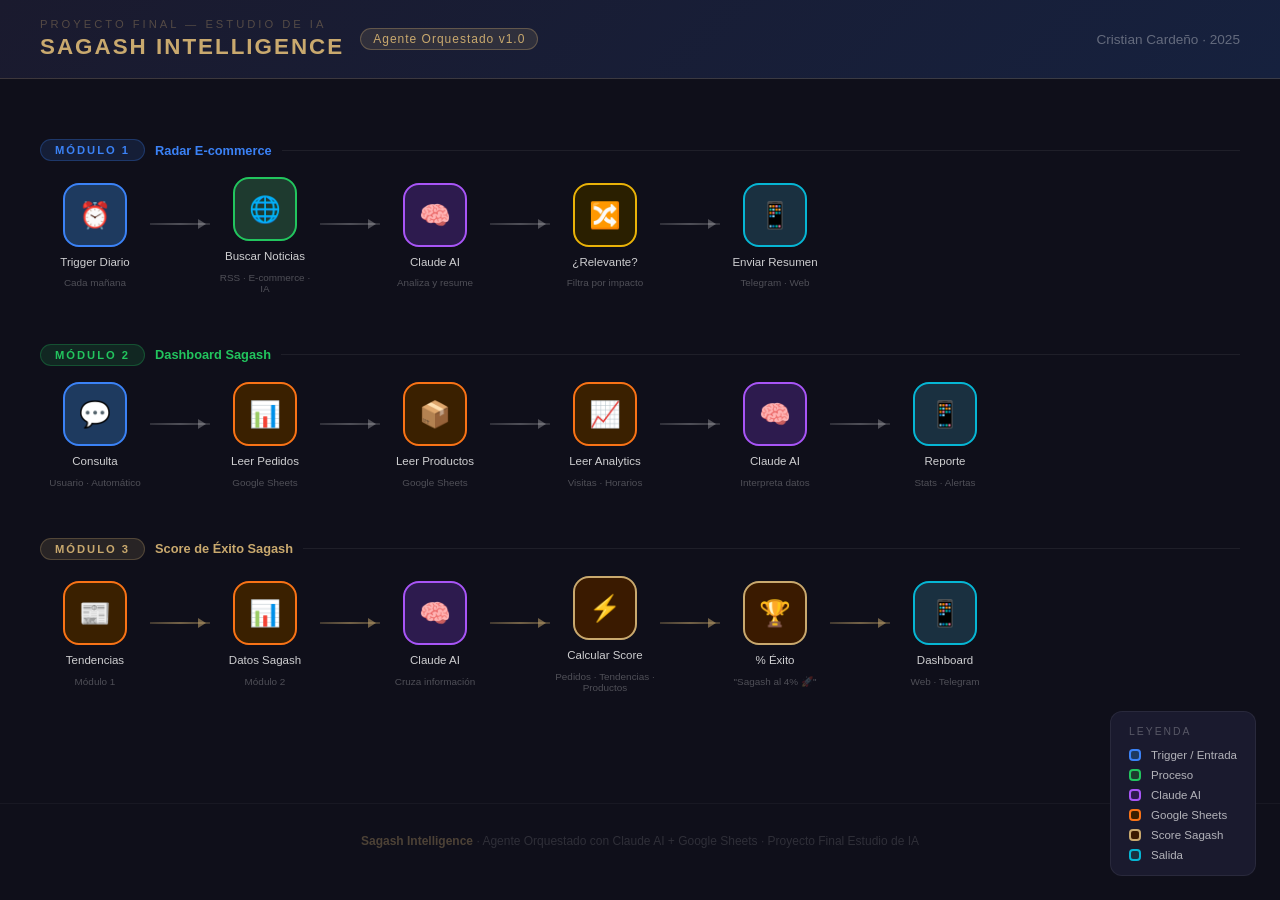
<file: diagrama.html>
<!DOCTYPE html>
<html lang="es">
<head>
<meta charset="UTF-8">
<meta name="viewport" content="width=device-width, initial-scale=1.0">
<title>Sagash Intelligence — Diagrama de Flujo</title>
<style>
  * { margin: 0; padding: 0; box-sizing: border-box; }

  body {
    background: #0f0f1a;
    font-family: 'Segoe UI', sans-serif;
    min-height: 100vh;
    overflow-x: auto;
  }

  header {
    background: linear-gradient(135deg, #1a1a2e, #16213e);
    border-bottom: 1px solid #c9a96e33;
    padding: 18px 40px;
    display: flex;
    align-items: center;
    gap: 16px;
  }

  header h1 {
    color: #c9a96e;
    font-size: 1.4rem;
    letter-spacing: 2px;
    text-transform: uppercase;
  }

  header span {
    background: #c9a96e22;
    color: #c9a96e;
    border: 1px solid #c9a96e55;
    border-radius: 20px;
    padding: 3px 12px;
    font-size: 0.75rem;
    letter-spacing: 1px;
  }

  .subtitle {
    color: #ffffff55;
    font-size: 0.85rem;
    margin-left: auto;
  }

  .canvas {
    padding: 60px 40px;
    min-width: 1200px;
  }

  /* ── MÓDULOS ── */
  .modulo-label {
    color: #ffffff33;
    font-size: 0.7rem;
    letter-spacing: 3px;
    text-transform: uppercase;
    margin-bottom: 12px;
    padding-left: 4px;
  }

  .flow-row {
    display: flex;
    align-items: center;
    gap: 0;
    margin-bottom: 50px;
    position: relative;
  }

  /* ── NODOS ── */
  .nodo {
    display: flex;
    flex-direction: column;
    align-items: center;
    gap: 8px;
    min-width: 110px;
  }

  .nodo-icon {
    width: 64px;
    height: 64px;
    border-radius: 16px;
    display: flex;
    align-items: center;
    justify-content: center;
    font-size: 1.6rem;
    border: 2px solid transparent;
    position: relative;
    transition: transform 0.2s;
    cursor: default;
  }

  .nodo-icon:hover { transform: scale(1.08); }

  .nodo-label {
    color: #ffffffcc;
    font-size: 0.72rem;
    text-align: center;
    max-width: 100px;
    line-height: 1.3;
  }

  .nodo-sub {
    color: #ffffff44;
    font-size: 0.62rem;
    text-align: center;
    max-width: 100px;
  }

  /* Colores por tipo */
  .n-trigger  { background: #1e3a5f; border-color: #3b82f6; }
  .n-process  { background: #1e3a2f; border-color: #22c55e; }
  .n-ai       { background: #2d1b4e; border-color: #a855f7; }
  .n-data     { background: #3a2000; border-color: #f97316; }
  .n-output   { background: #1a3040; border-color: #06b6d4; }
  .n-score    { background: #3a1a00; border-color: #c9a96e; }
  .n-router   { background: #2a1f00; border-color: #eab308; }

  /* ── FLECHAS ── */
  .arrow {
    flex: 1;
    height: 2px;
    background: linear-gradient(90deg, #ffffff22, #ffffff44, #ffffff22);
    position: relative;
    min-width: 30px;
    max-width: 60px;
    margin-top: -22px;
  }

  .arrow::after {
    content: '';
    position: absolute;
    right: -1px;
    top: -4px;
    border: 5px solid transparent;
    border-left: 8px solid #ffffff44;
  }

  .arrow.gold {
    background: linear-gradient(90deg, #c9a96e44, #c9a96e88, #c9a96e44);
  }
  .arrow.gold::after { border-left-color: #c9a96e88; }

  /* ── SECCIÓN HEADER ── */
  .section-header {
    display: flex;
    align-items: center;
    gap: 10px;
    margin-bottom: 16px;
  }

  .section-badge {
    padding: 4px 14px;
    border-radius: 20px;
    font-size: 0.7rem;
    font-weight: 700;
    letter-spacing: 2px;
    text-transform: uppercase;
  }

  .badge-blue  { background: #3b82f622; color: #3b82f6; border: 1px solid #3b82f644; }
  .badge-green { background: #22c55e22; color: #22c55e; border: 1px solid #22c55e44; }
  .badge-gold  { background: #c9a96e22; color: #c9a96e; border: 1px solid #c9a96e44; }

  .section-line {
    flex: 1;
    height: 1px;
    background: #ffffff11;
  }

  /* ── VERTICAL CONNECTOR ── */
  .v-connector {
    width: 2px;
    height: 40px;
    background: linear-gradient(180deg, #ffffff22, #ffffff44);
    margin: 0 auto;
    position: relative;
  }

  .v-connector::after {
    content: '';
    position: absolute;
    bottom: -1px;
    left: -4px;
    border: 5px solid transparent;
    border-top: 8px solid #ffffff44;
  }

  /* ── LEGEND ── */
  .legend {
    position: fixed;
    bottom: 24px;
    right: 24px;
    background: #1a1a2e;
    border: 1px solid #ffffff11;
    border-radius: 12px;
    padding: 14px 18px;
    display: flex;
    flex-direction: column;
    gap: 8px;
  }

  .legend-title {
    color: #ffffff44;
    font-size: 0.65rem;
    letter-spacing: 2px;
    text-transform: uppercase;
    margin-bottom: 4px;
  }

  .legend-item {
    display: flex;
    align-items: center;
    gap: 10px;
    font-size: 0.72rem;
    color: #ffffffaa;
  }

  .legend-dot {
    width: 12px;
    height: 12px;
    border-radius: 4px;
    border: 2px solid;
  }

  /* ── FOOTER ── */
  footer {
    text-align: center;
    padding: 30px;
    color: #ffffff22;
    font-size: 0.75rem;
    border-top: 1px solid #ffffff0a;
  }

  footer strong { color: #c9a96e55; }
</style>
</head>
<body>

<header>
  <div>
    <div style="color:#c9a96e55;font-size:0.7rem;letter-spacing:3px;text-transform:uppercase;margin-bottom:4px">Proyecto Final — Estudio de IA</div>
    <h1>Sagash Intelligence</h1>
  </div>
  <span>Agente Orquestado v1.0</span>
  <div class="subtitle">Cristian Cardeño · 2025</div>
</header>

<div class="canvas">

  <!-- ══════════════════════════════════════════
       MÓDULO 1 — RADAR E-COMMERCE
  ══════════════════════════════════════════ -->
  <div class="section-header">
    <span class="section-badge badge-blue">Módulo 1</span>
    <div style="color:#3b82f6;font-size:0.8rem;font-weight:600">Radar E-commerce</div>
    <div class="section-line"></div>
  </div>

  <div class="flow-row">
    <div class="nodo">
      <div class="nodo-icon n-trigger">⏰</div>
      <div class="nodo-label">Trigger Diario</div>
      <div class="nodo-sub">Cada mañana</div>
    </div>
    <div class="arrow"></div>
    <div class="nodo">
      <div class="nodo-icon n-process">🌐</div>
      <div class="nodo-label">Buscar Noticias</div>
      <div class="nodo-sub">RSS · E-commerce · IA</div>
    </div>
    <div class="arrow"></div>
    <div class="nodo">
      <div class="nodo-icon n-ai">🧠</div>
      <div class="nodo-label">Claude AI</div>
      <div class="nodo-sub">Analiza y resume</div>
    </div>
    <div class="arrow"></div>
    <div class="nodo">
      <div class="nodo-icon n-router">🔀</div>
      <div class="nodo-label">¿Relevante?</div>
      <div class="nodo-sub">Filtra por impacto</div>
    </div>
    <div class="arrow"></div>
    <div class="nodo">
      <div class="nodo-icon n-output">📱</div>
      <div class="nodo-label">Enviar Resumen</div>
      <div class="nodo-sub">Telegram · Web</div>
    </div>
  </div>

  <!-- ══════════════════════════════════════════
       MÓDULO 2 — DASHBOARD SAGASH
  ══════════════════════════════════════════ -->
  <div class="section-header" style="margin-top:10px">
    <span class="section-badge badge-green">Módulo 2</span>
    <div style="color:#22c55e;font-size:0.8rem;font-weight:600">Dashboard Sagash</div>
    <div class="section-line"></div>
  </div>

  <div class="flow-row">
    <div class="nodo">
      <div class="nodo-icon n-trigger">💬</div>
      <div class="nodo-label">Consulta</div>
      <div class="nodo-sub">Usuario · Automático</div>
    </div>
    <div class="arrow"></div>
    <div class="nodo">
      <div class="nodo-icon n-data">📊</div>
      <div class="nodo-label">Leer Pedidos</div>
      <div class="nodo-sub">Google Sheets</div>
    </div>
    <div class="arrow"></div>
    <div class="nodo">
      <div class="nodo-icon n-data">📦</div>
      <div class="nodo-label">Leer Productos</div>
      <div class="nodo-sub">Google Sheets</div>
    </div>
    <div class="arrow"></div>
    <div class="nodo">
      <div class="nodo-icon n-data">📈</div>
      <div class="nodo-label">Leer Analytics</div>
      <div class="nodo-sub">Visitas · Horarios</div>
    </div>
    <div class="arrow"></div>
    <div class="nodo">
      <div class="nodo-icon n-ai">🧠</div>
      <div class="nodo-label">Claude AI</div>
      <div class="nodo-sub">Interpreta datos</div>
    </div>
    <div class="arrow"></div>
    <div class="nodo">
      <div class="nodo-icon n-output">📱</div>
      <div class="nodo-label">Reporte</div>
      <div class="nodo-sub">Stats · Alertas</div>
    </div>
  </div>

  <!-- ══════════════════════════════════════════
       MÓDULO 3 — SCORE DE ÉXITO
  ══════════════════════════════════════════ -->
  <div class="section-header" style="margin-top:10px">
    <span class="section-badge badge-gold">Módulo 3</span>
    <div style="color:#c9a96e;font-size:0.8rem;font-weight:600">Score de Éxito Sagash</div>
    <div class="section-line"></div>
  </div>

  <div class="flow-row">
    <div class="nodo">
      <div class="nodo-icon n-data">📰</div>
      <div class="nodo-label">Tendencias</div>
      <div class="nodo-sub">Módulo 1</div>
    </div>
    <div class="arrow gold"></div>
    <div class="nodo">
      <div class="nodo-icon n-data">📊</div>
      <div class="nodo-label">Datos Sagash</div>
      <div class="nodo-sub">Módulo 2</div>
    </div>
    <div class="arrow gold"></div>
    <div class="nodo">
      <div class="nodo-icon n-ai">🧠</div>
      <div class="nodo-label">Claude AI</div>
      <div class="nodo-sub">Cruza información</div>
    </div>
    <div class="arrow gold"></div>
    <div class="nodo">
      <div class="nodo-icon n-score">⚡</div>
      <div class="nodo-label">Calcular Score</div>
      <div class="nodo-sub">Pedidos · Tendencias · Productos</div>
    </div>
    <div class="arrow gold"></div>
    <div class="nodo">
      <div class="nodo-icon n-score">🏆</div>
      <div class="nodo-label">% Éxito</div>
      <div class="nodo-sub">"Sagash al 4% 🚀"</div>
    </div>
    <div class="arrow gold"></div>
    <div class="nodo">
      <div class="nodo-icon n-output">📱</div>
      <div class="nodo-label">Dashboard</div>
      <div class="nodo-sub">Web · Telegram</div>
    </div>
  </div>

</div><!-- /canvas -->

<!-- LEYENDA -->
<div class="legend">
  <div class="legend-title">Leyenda</div>
  <div class="legend-item"><div class="legend-dot" style="border-color:#3b82f6;background:#1e3a5f"></div> Trigger / Entrada</div>
  <div class="legend-item"><div class="legend-dot" style="border-color:#22c55e;background:#1e3a2f"></div> Proceso</div>
  <div class="legend-item"><div class="legend-dot" style="border-color:#a855f7;background:#2d1b4e"></div> Claude AI</div>
  <div class="legend-item"><div class="legend-dot" style="border-color:#f97316;background:#3a2000"></div> Google Sheets</div>
  <div class="legend-item"><div class="legend-dot" style="border-color:#c9a96e;background:#3a1a00"></div> Score Sagash</div>
  <div class="legend-item"><div class="legend-dot" style="border-color:#06b6d4;background:#1a3040"></div> Salida</div>
</div>

<footer>
  <strong>Sagash Intelligence</strong> · Agente Orquestado con Claude AI + Google Sheets · Proyecto Final Estudio de IA
</footer>

</body>
</html>
</file>
